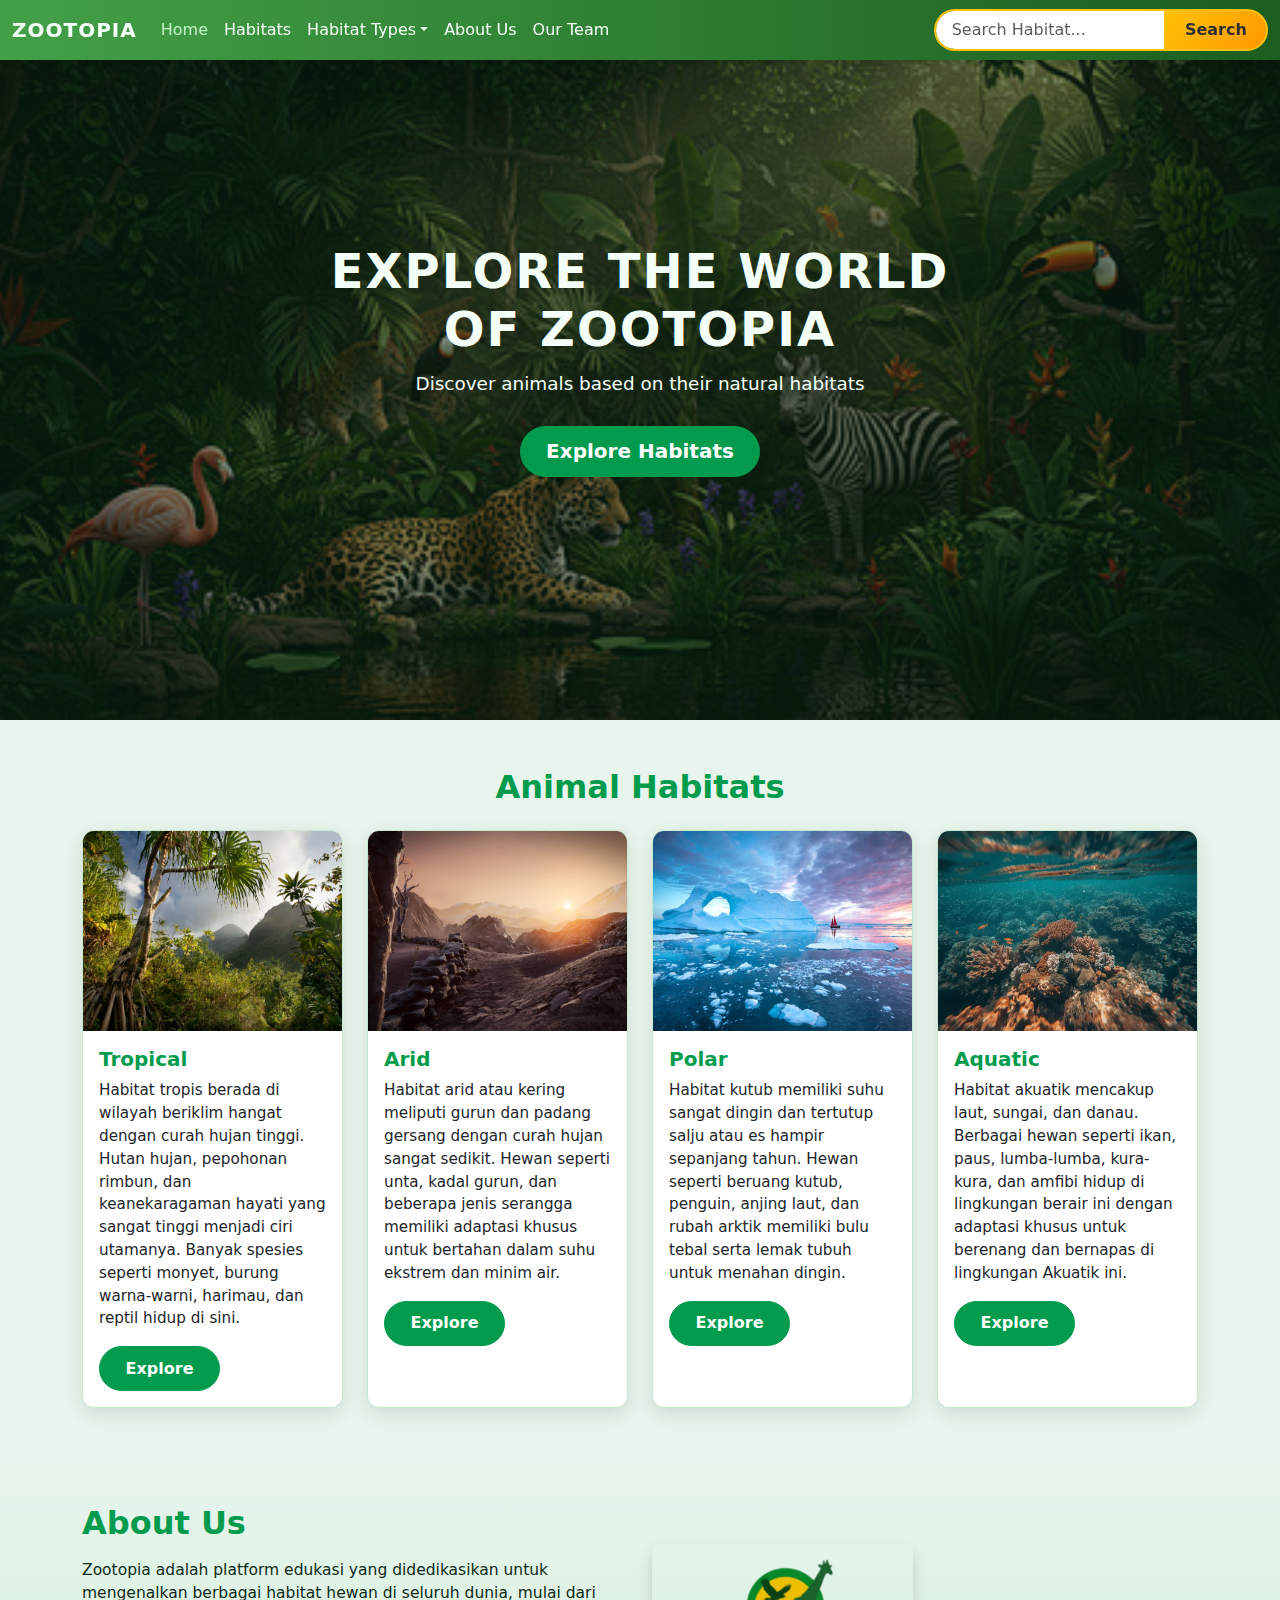
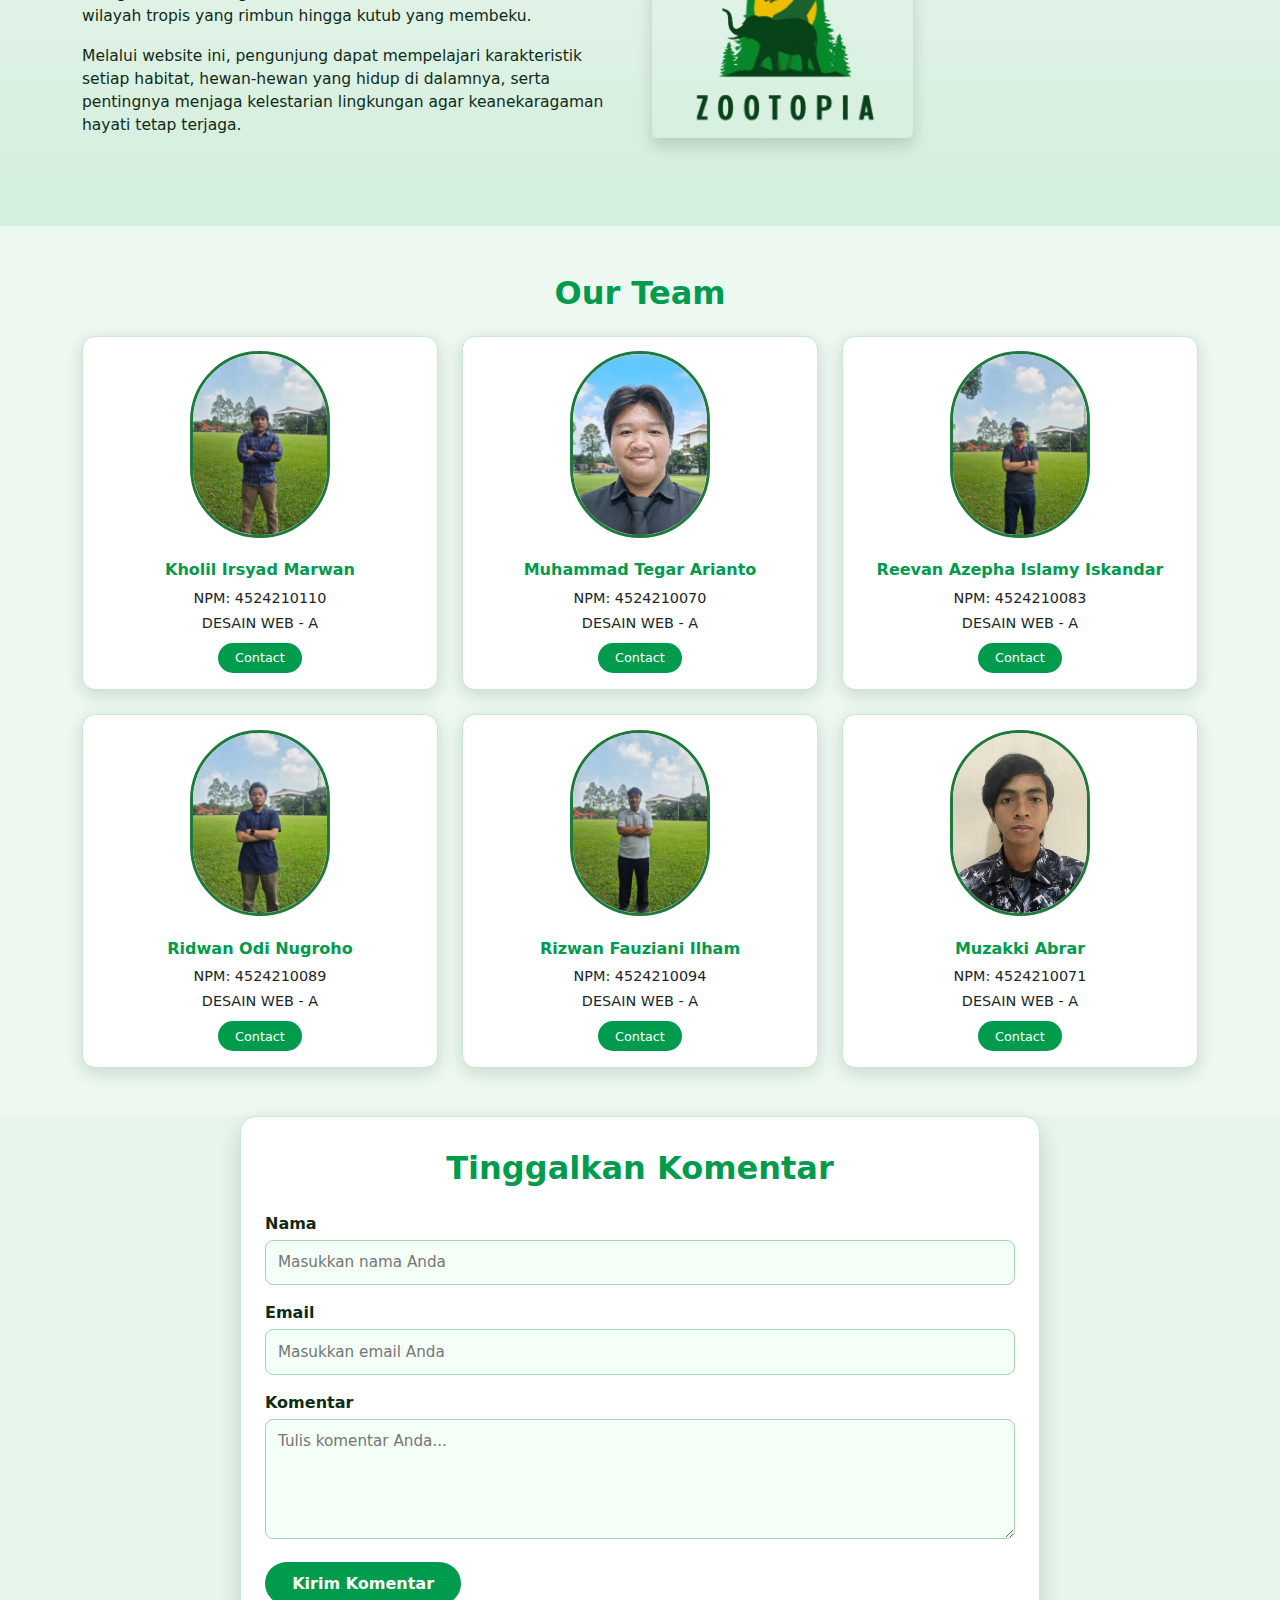
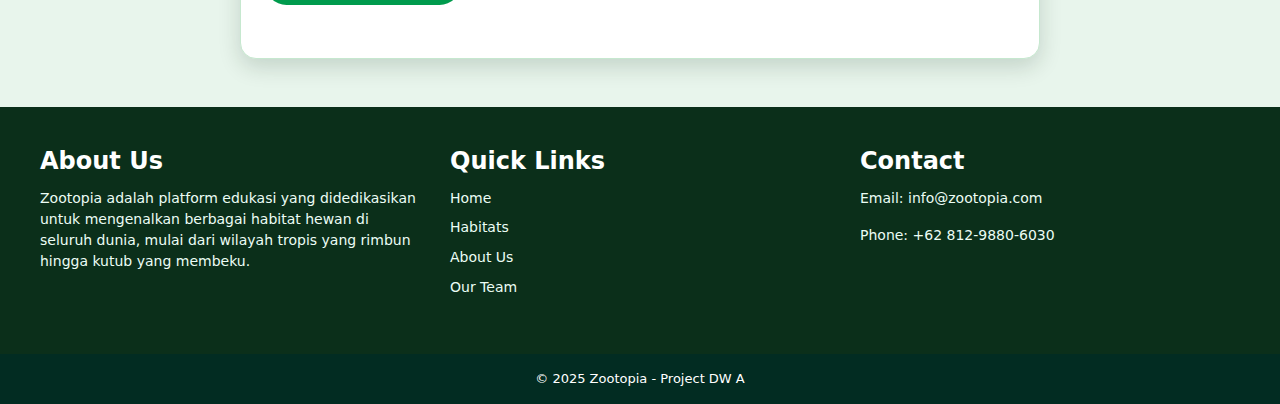
<file: index.html>
<!doctype html>
<html lang="en">
  <head>
    <meta charset="utf-8">
    <meta name="viewport" content="width=device-width, initial-scale=1">
    <title>Zootopia Habitats</title>
    <link href="https://cdn.jsdelivr.net/npm/bootstrap@5.3.8/dist/css/bootstrap.min.css" rel="stylesheet">
    <link rel="stylesheet" href="style.css" />
  </head>
  
  <body>

    <nav class="navbar navbar-expand-lg navbar-dark bg-dark shadow-sm fixed-top">
      <div class="container-fluid">
        <a class="navbar-brand fw-bold" href="#">ZOOTOPIA</a>
        <button class="navbar-toggler" type="button" data-bs-toggle="collapse" data-bs-target="#navbarSupportedContent">
          <span class="navbar-toggler-icon"></span>
        </button>
        <div class="collapse navbar-collapse" id="navbarSupportedContent">
          <ul class="navbar-nav me-auto mb-2 mb-lg-0">
            <li class="nav-item"><a class="nav-link active" href="#">Home</a></li>
            <li class="nav-item"><a class="nav-link" href="#habitats">Habitats</a></li>
            <li class="nav-item dropdown">
              <a class="nav-link dropdown-toggle" href="#" role="button" data-bs-toggle="dropdown">Habitat Types</a>
              <ul class="dropdown-menu">
                <li><a class="dropdown-item" href="Tropical.html">Tropical</a></li>
                <li><a class="dropdown-item" href="Arid.html">Arid</a></li>
                <li><a class="dropdown-item" href="Polar.html">Polar</a></li>
                <li><a class="dropdown-item" href="Aquatic.html">Aquatic</a></li>
              </ul>
            </li>
            <li class="nav-item"><a class="nav-link" href="#about">About Us</a></li>
            <li class="nav-item"><a class="nav-link" href="#team">Our Team</a></li>
          </ul>
          <form class="d-flex" role="search" id="searchForm">
            <input class="form-control" type="search" placeholder="Search Habitat..." id="searchInput">
<button class="btn btn-search" type="submit">Search</button>

          </form>
        </div>
      </div>
    </nav>

    <section class="hero">
      <div class="hero-bg"></div>
      <div class="hero-content text-center">
        <h1>Explore the World of Zootopia</h1>
        <p class="bold-text">Discover animals based on their natural habitats</p>
        <a href="#habitats" class="btn btn-primary btn-lg">Explore Habitats</a>
      </div>
    </section>

    <div id="habitats" class="container py-5">
      <h2 class="text-center mb-4 fw-bold">Animal Habitats</h2>
      <div class="row g-4 justify-content-center">

        <div class="col-md-3 col-sm-6">
          <div class="card habitat-card h-100">
            <img src="Tropical-img/GambarTropical.webp" class="card-img-top" alt="Tropical Habitat">
            <div class="card-body">
              <h5 class="card-title habitat-title">Tropical</h5>
              <p class="card-text">
                Habitat tropis berada di wilayah beriklim hangat dengan curah hujan tinggi. 
                Hutan hujan, pepohonan rimbun, dan keanekaragaman hayati yang sangat tinggi 
                menjadi ciri utamanya. Banyak spesies seperti monyet, burung warna-warni, 
                harimau, dan reptil hidup di sini.
              </p>
              <a href="Tropical.html" class="btn btn-primary">Explore</a>
            </div>
          </div>
        </div>

        <div class="col-md-3 col-sm-6">
          <div class="card habitat-card h-100">
            <img src="Arid-img/GambarArid2.jpg" class="card-img-top" alt="Arid Habitat">
            <div class="card-body">
              <h5 class="card-title habitat-title">Arid</h5>
              <p class="card-text">
                Habitat arid atau kering meliputi gurun dan padang gersang dengan curah 
                hujan sangat sedikit. Hewan seperti unta, kadal gurun, dan beberapa jenis 
                serangga memiliki adaptasi khusus untuk bertahan dalam suhu ekstrem dan 
                minim air.
              </p>
              <a href="Arid.html" class="btn btn-primary">Explore</a>
            </div>
          </div>
        </div>

        <div class="col-md-3 col-sm-6">
          <div class="card habitat-card h-100">
            <img src="Polar-img/Gambarpolar.jpg" class="card-img-top" alt="Polar Habitat">
            <div class="card-body">
              <h5 class="card-title habitat-title">Polar</h5>
              <p class="card-text">
                Habitat kutub memiliki suhu sangat dingin dan tertutup salju atau es hampir 
                sepanjang tahun. Hewan seperti beruang kutub, penguin, anjing laut, dan 
                rubah arktik memiliki bulu tebal serta lemak tubuh untuk menahan dingin.
              </p>
              <a href="Polar.html" class="btn btn-primary">Explore</a>
            </div>
          </div>
        </div>

        <div class="col-md-3 col-sm-6">
          <div class="card habitat-card h-100">
            <img src="Aquatic-img/GambarAquatic.webp" class="card-img-top" alt="Aquatic Habitat">
            <div class="card-body">
              <h5 class="card-title habitat-title">Aquatic</h5>
              <p class="card-text">
                Habitat akuatik mencakup laut, sungai, dan danau. Berbagai hewan seperti ikan, 
                paus, lumba-lumba, kura-kura, dan amfibi hidup di lingkungan berair ini dengan 
                adaptasi khusus untuk berenang dan bernapas di lingkungan Akuatik ini.
              </p>
              <a href="Aquatic.html" class="btn btn-primary">Explore</a>
            </div>
          </div>
        </div>

      </div>
    </div>

    <section id="about" class="py-5">
      <div class="container">
        <div class="row align-items-center">
          <div class="col-md-6 mb-4">
            <h2 class="fw-bold">About Us</h2>
            <p class="mt-3">
              Zootopia adalah platform edukasi yang didedikasikan untuk mengenalkan berbagai 
              habitat hewan di seluruh dunia, mulai dari wilayah tropis yang rimbun hingga 
              kutub yang membeku.
            </p>
            <p>
              Melalui website ini, pengunjung dapat mempelajari karakteristik setiap habitat, 
              hewan-hewan yang hidup di dalamnya, serta pentingnya menjaga kelestarian 
              lingkungan agar keanekaragaman hayati tetap terjaga.
            </p>
          </div>

          <div class="col-md-3 text-center">
            <img src="img/logozootopia.png" alt="About Zootopia" class="img-fluid rounded shadow">
          </div>
        </div>
      </div>
    </section>

    <section id="team" class="py-5 team-section">
      <div class="container">
        <h2 class="fw-bold text-center mb-4">Our Team</h2>
        <div class="row g-4 justify-content-center">

          <div class="col-md-4 col-sm-6">
            <div class="card team-card text-center h-100">
              <img src="img/KholilNusnus.jpg" alt="Kholil" class="team-img">
              <div class="card-body">
                <h5 class="team-name">Kholil Irsyad Marwan</h5>
                <p class="mb-1">NPM: 4524210110</p>
                <p class="mb-2">DESAIN WEB - A</p>
                <a href="https://wa.me/6281298806030" target="_blank" class="text-decoration-none">
                  <button class="button btn btn-sm btn-outline-primary">Contact</button>
                </a>
              </div>
            </div>
          </div>

          <div class="col-md-4 col-sm-6">
            <div class="card team-card text-center h-100">
              <img src="img/Tegar.png" alt="Tegar" class="team-img">
              <div class="card-body">
                <h5 class="team-name">Muhammad Tegar Arianto</h5>
                <p class="mb-1">NPM: 4524210070</p>
                <p class="mb-2">DESAIN WEB - A</p>
                <a href="https://wa.me/6281398937490" target="_blank" class="text-decoration-none">
                  <button class="button btn btn-sm btn-outline-primary">Contact</button>
                </a>
              </div>
            </div>
          </div>

          <div class="col-md-4 col-sm-6">
            <div class="card team-card text-center h-100">
              <img src="img/Reevan.jpeg" alt="Reevan" class="team-img">
              <div class="card-body">
                <h5 class="team-name">Reevan Azepha Islamy Iskandar</h5>
                <p class="mb-1">NPM: 4524210083</p>
                <p class="mb-2">DESAIN WEB - A</p>
                <a href="https://wa.me/6282123089670" target="_blank" class="text-decoration-none">
                  <button class="button btn btn-sm btn-outline-primary">Contact</button>
                </a>
              </div>
            </div>
          </div>

          <div class="col-md-4 col-sm-6">
            <div class="card team-card text-center h-100">
              <img src="img/Odi.jpeg" alt="Odi" class="team-img">
              <div class="card-body">
                <h5 class="team-name">Ridwan Odi Nugroho</h5>
                <p class="mb-1">NPM: 4524210089</p>
                <p class="mb-2">DESAIN WEB - A</p>
                <a href="https://wa.me/6281932184199" target="_blank" class="text-decoration-none">
                  <button class="button btn btn-sm btn-outline-primary">Contact</button>
                </a>
              </div>
            </div>
          </div>

          <div class="col-md-4 col-sm-6">
            <div class="card team-card text-center h-100">
              <img src="img/Rizwan.jpeg" alt="Rizwan" class="team-img">
              <div class="card-body">
                <h5 class="team-name">Rizwan Fauziani Ilham</h5>
                <p class="mb-1">NPM: 4524210094</p>
                <p class="mb-2">DESAIN WEB - A</p>
                <a href="https://wa.me/6288223749579" target="_blank" class="text-decoration-none">
                  <button class="button btn btn-sm btn-outline-primary">Contact</button>
                </a>
              </div>
            </div>
          </div>

          <div class="col-md-4 col-sm-6">
            <div class="card team-card text-center h-100">
              <img src="img/Muzakki.jpeg" alt="Muzakki" class="team-img">
              <div class="card-body">
                <h5 class="team-name">Muzakki Abrar</h5>
                <p class="mb-1">NPM: 4524210071</p>
                <p class="mb-2">DESAIN WEB - A</p>
                <a href="https://wa.me/6281310556907" target="_blank" class="text-decoration-none">
                  <button class="button btn btn-sm btn-outline-primary">Contact</button>
                </a>
              </div>
            </div>
          </div>
        </div>
      </div>
    </section>

    <section class="comment-section">
      <h2 class="comment-title">Tinggalkan Komentar</h2>

      <form class="comment-form" id="commentForm">
        <div class="form-group">
          <label for="name">Nama</label>
          <input type="text" id="name" placeholder="Masukkan nama Anda" required>
        </div>

        <div class="form-group">
          <label for="email">Email</label>
          <input type="email" id="email" placeholder="Masukkan email Anda" required>
        </div>

        <div class="form-group">
          <label for="message">Komentar</label>
          <textarea id="message" placeholder="Tulis komentar Anda..." required></textarea>
        </div>

        <button type="submit" class="btn-submit">Kirim Komentar</button>
      </form>

      <div id="commentOutput" class="comment-output"></div>
    </section>

    <footer class="footer">
  <div class="footer-container">
    <div class="footer-box">
      <h4>About Us</h4>
      <p>Zootopia adalah platform edukasi yang didedikasikan untuk mengenalkan berbagai habitat hewan di seluruh dunia, mulai dari wilayah tropis yang rimbun hingga kutub yang membeku.</p>
    </div>

    <div class="footer-box">
      <h4>Quick Links</h4>
      <ul>
        <li><a href="#">Home</a></li>
        <li><a href="#habitats">Habitats</a></li>
        <li><a href="#about">About Us</a></li>
        <li><a href="#team">Our Team</a></li>
      </ul>
    </div>

    <div class="footer-box">
      <h4>Contact</h4>
      <p>Email: info@zootopia.com</p>
      <p>Phone: +62 812-9880-6030</p>
    </div>
  </div>

  <div class="footer-bottom">
    © 2025 Zootopia - Project DW A 
  </div>
</footer>

    <script src="https://cdn.jsdelivr.net/npm/bootstrap@5.3.8/dist/js/bootstrap.bundle.min.js"></script>
    <script src="script.js"></script> 
  </body>
</html>
</file>
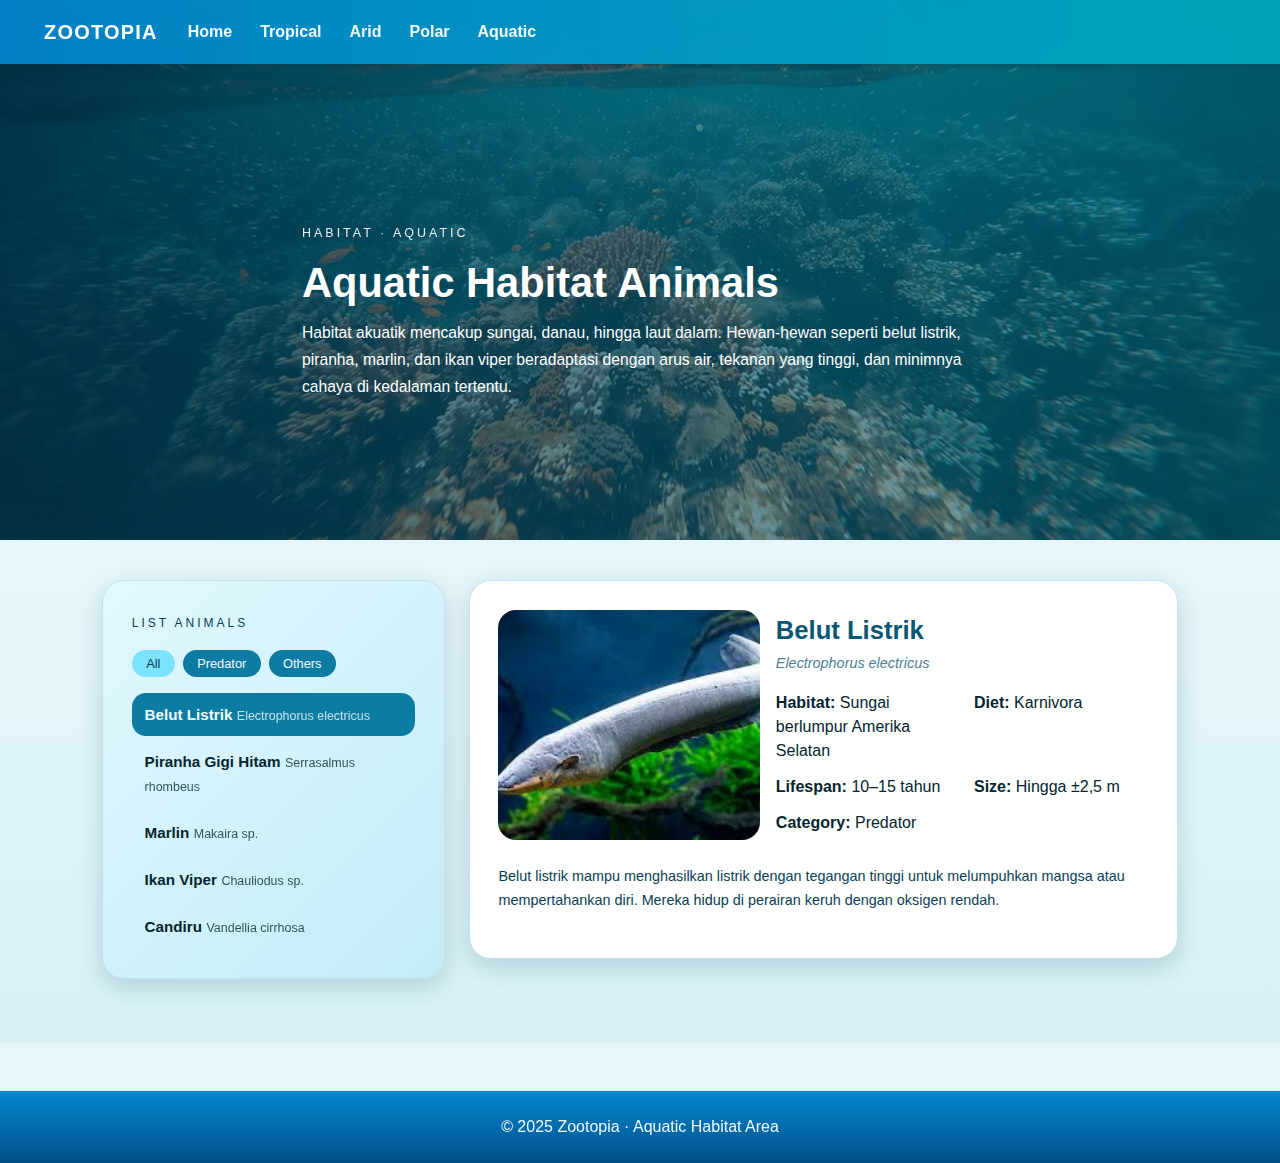
<file: Aquatic.html>
<!doctype html>
<html lang="en">
<head>
  <meta charset="utf-8">
  <meta name="viewport" content="width=device-width, initial-scale=1">
  <title>Aquatic Habitat - Zootopia</title>

  <link href="https://cdn.jsdelivr.net/npm/bootstrap@5.3.8/dist/css/bootstrap.min.css" rel="stylesheet">

  <link rel="stylesheet" href="style-page/style-aquatic.css">
</head>
<body class="aquatic-page">

  <nav class="navbar navbar-expand-lg navbar-dark bg-dark shadow-sm fixed-top">
    <div class="container-fluid">
      <a class="navbar-brand fw-bold" href="index.html">ZOOTOPIA</a>
      <button class="navbar-toggler" type="button" data-bs-toggle="collapse" data-bs-target="#navbarNav">
        <span class="navbar-toggler-icon"></span>
      </button>

      <div class="collapse navbar-collapse" id="navbarNav">
        <ul class="navbar-nav me-auto mb-2 mb-lg-0">
          <li class="nav-item"><a class="nav-link" href="index.html">Home</a></li>
          <li class="nav-item"><a class="nav-link" href="Tropical.html">Tropical</a></li>
           <li class="nav-item"><a class="nav-link" href="Arid.html">Arid</a></li>
            <li class="nav-item"><a class="nav-link" href="Polar.html">Polar</a></li>
             <li class="nav-item"><a class="nav-link" href="Aquatic.html">Aquatic</a></li>
          </li>
        </ul>
      </div>
    </div>
  </nav>

  <section class="aquatic-hero">
    <div class="aquatic-hero-bg"></div>

    <div class="aquatic-hero-content container">
      <p class="aquatic-hero-label">HABITAT · AQUATIC</p>
      <h1>Aquatic Habitat Animals</h1>
      <p class="aquatic-hero-text">
        Habitat akuatik mencakup sungai, danau, hingga laut dalam. Hewan-hewan seperti belut listrik,
        piranha, marlin, dan ikan viper beradaptasi dengan arus air, tekanan yang tinggi, dan minimnya cahaya
        di kedalaman tertentu.
      </p>
    </div>
  </section>

  <main class="aquatic-main">
    <div class="container aquatic-main-inner">
      <div class="row g-4">

        <div class="col-lg-4">
          <div class="aquatic-card aquatic-list-card">
            <span class="aquatic-list-title">LIST ANIMALS</span>

            <div class="animal-filter mt-3 mb-2">
              <button class="filter-pill active" data-filter="all">All</button>
              <button class="filter-pill" data-filter="predator">Predator</button>
              <button class="filter-pill" data-filter="other">Others</button>
            </div>

            <ul class="animal-list" id="animalList">
              <li class="animal-list-item active" data-animal="belutlistrik" data-type="predator">
                <span class="animal-name">Belut Listrik</span>
                <span class="animal-latin">Electrophorus electricus</span>
              </li>

              <li class="animal-list-item" data-animal="piranha" data-type="predator">
                <span class="animal-name">Piranha Gigi Hitam</span>
                <span class="animal-latin">Serrasalmus rhombeus</span>
              </li>

              <li class="animal-list-item" data-animal="marlin" data-type="predator">
                <span class="animal-name">Marlin</span>
                <span class="animal-latin">Makaira sp.</span>
              </li>

              <li class="animal-list-item" data-animal="viper" data-type="predator">
                <span class="animal-name">Ikan Viper</span>
                <span class="animal-latin">Chauliodus sp.</span>
              </li>

              <li class="animal-list-item" data-animal="candiru" data-type="other">
                <span class="animal-name">Candiru</span>
                <span class="animal-latin">Vandellia cirrhosa</span>
              </li>
            </ul>
          </div>
        </div>

        <div class="col-lg-8">
          <div class="aquatic-card aquatic-detail-card" id="animalDetail">
            <div class="row g-3 align-items-center">
              <div class="col-md-5">
                <div class="animal-photo-wrapper">
                  <img id="detailImage" class="animal-photo" src="Aquatic-img/BelutListrik.jpg" alt="Belut Listrik">
                </div>
              </div>

              <div class="col-md-7">
                <h2 id="detailName" class="animal-detail-name">Belut Listrik</h2>
                <p id="detailLatin" class="animal-detail-latin">Electrophorus electricus</p>

                <div class="animal-info-grid mt-3">
                  <div><strong>Habitat:</strong> <span id="detailHabitat">Sungai berlumpur Amerika Selatan</span></div>
                  <div><strong>Diet:</strong> <span id="detailDiet">Karnivora</span></div>
                  <div><strong>Lifespan:</strong> <span id="detailLifespan">10–15 tahun</span></div>
                  <div><strong>Size:</strong> <span id="detailSize">Hingga ±2,5 m</span></div>
                  <div><strong>Category:</strong> <span id="detailCategory">Predator</span></div>
                </div>
              </div>
            </div>

            <p id="detailDescription" class="animal-description mt-4">
              Belut listrik mampu menghasilkan listrik dengan tegangan tinggi untuk melumpuhkan mangsa
              atau mempertahankan diri. Mereka hidup di perairan keruh dengan oksigen rendah dan sering
              muncul ke permukaan untuk mengambil udara.
            </p>
          </div>
        </div>

      </div>
    </div>
  </main>

  <footer class="text-center py-4 bg-dark text-white mt-5">
    <p class="m-0">© 2025 Zootopia · Aquatic Habitat Area</p>
  </footer>

  <script src="https://cdn.jsdelivr.net/npm/bootstrap@5.3.8/dist/js/bootstrap.bundle.min.js"></script>
  <script src="script-page/script-aquatic.js"></script>
</body>
</html>
</file>
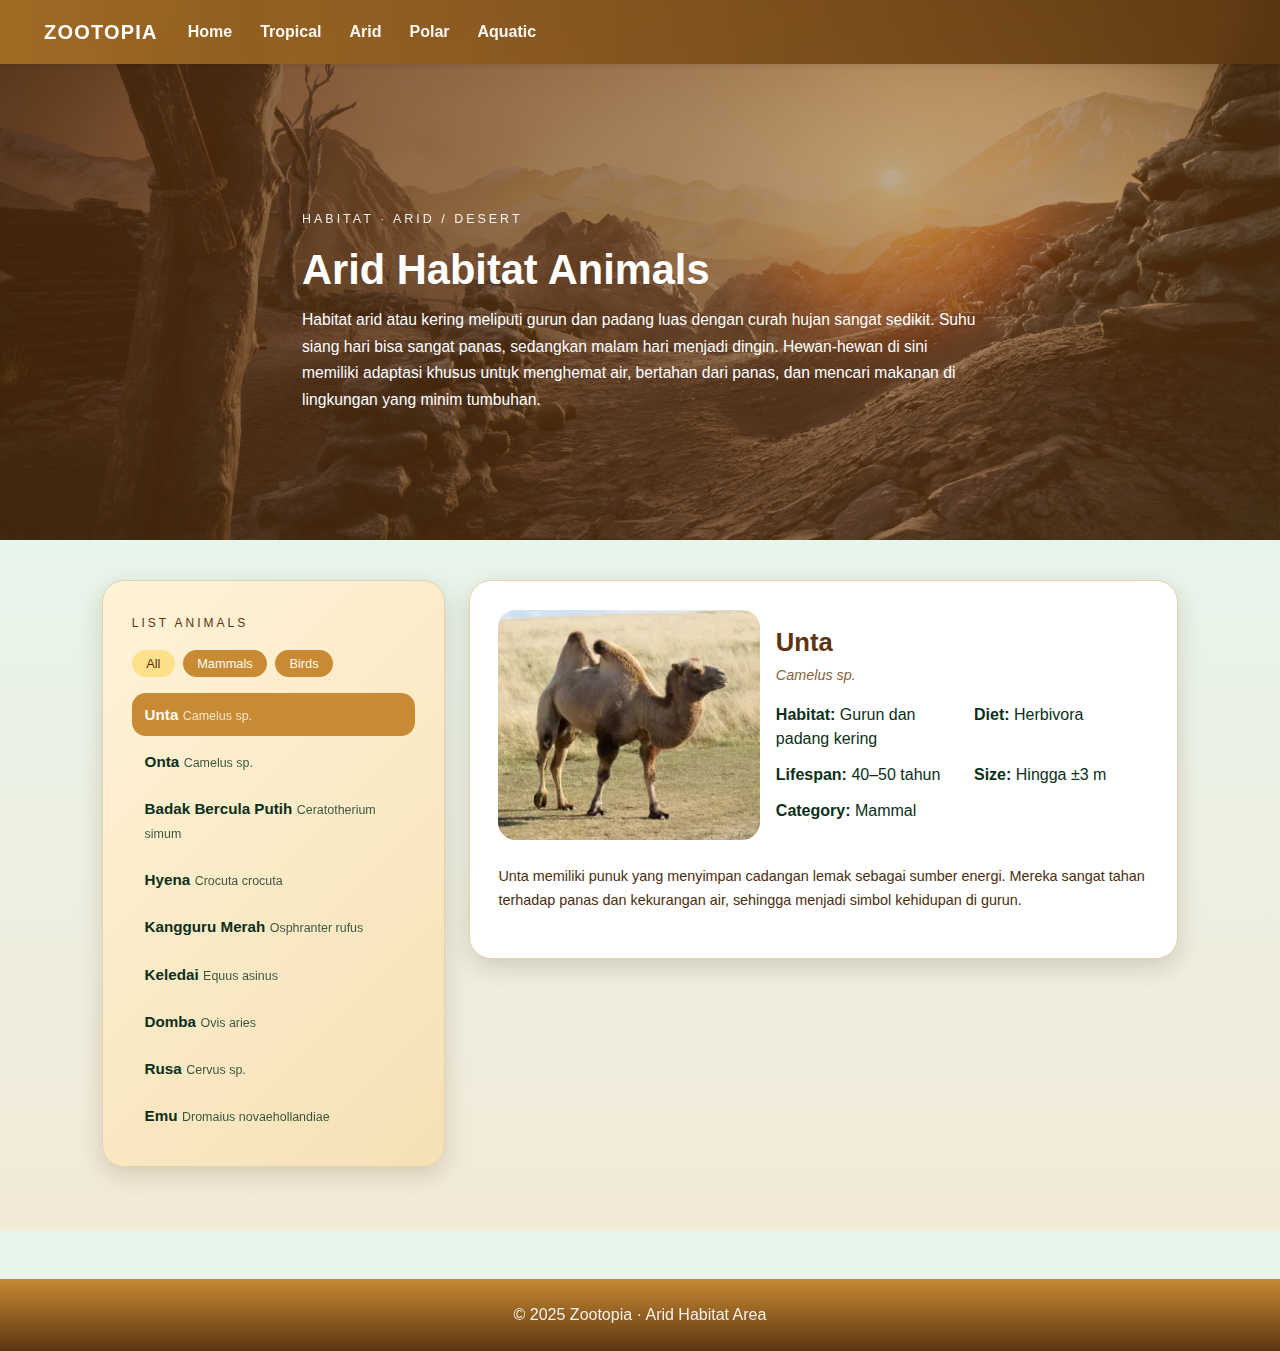
<file: Arid.html>
<!doctype html>
<html lang="en">
<head>
  <meta charset="utf-8">
  <meta name="viewport" content="width=device-width, initial-scale=1">
  <title>Arid Habitat - Zootopia</title>

  <link href="https://cdn.jsdelivr.net/npm/bootstrap@5.3.8/dist/css/bootstrap.min.css" rel="stylesheet">

  <link rel="stylesheet" href="style-page/style-arid.css">
</head>
<body class="arid-page">

  <nav class="navbar navbar-expand-lg navbar-dark bg-dark shadow-sm fixed-top">
    <div class="container-fluid">
      <a class="navbar-brand fw-bold" href="index.html">ZOOTOPIA</a>
      <button class="navbar-toggler" type="button" data-bs-toggle="collapse" data-bs-target="#navbarNav">
        <span class="navbar-toggler-icon"></span>
      </button>

      <div class="collapse navbar-collapse" id="navbarNav">
        <ul class="navbar-nav me-auto mb-2 mb-lg-0">
          <li class="nav-item"><a class="nav-link" href="index.html">Home</a></li>
          <li class="nav-item"><a class="nav-link" href="Tropical.html">Tropical</a></li>
           <li class="nav-item"><a class="nav-link" href="Arid.html">Arid</a></li>
            <li class="nav-item"><a class="nav-link" href="Polar.html">Polar</a></li>
             <li class="nav-item"><a class="nav-link" href="Aquatic.html">Aquatic</a></li>
          </li>
        </ul>
      </div>
    </div>
  </nav>

  <section class="arid-hero">
    <div class="arid-hero-bg"></div>

    <div class="arid-hero-content container">
      <p class="arid-hero-label">HABITAT · ARID / DESERT</p>
      <h1>Arid Habitat Animals</h1>
      <p class="arid-hero-text">
        Habitat arid atau kering meliputi gurun dan padang luas dengan curah hujan sangat sedikit.
        Suhu siang hari bisa sangat panas, sedangkan malam hari menjadi dingin. Hewan-hewan di sini
        memiliki adaptasi khusus untuk menghemat air, bertahan dari panas, dan mencari makanan
        di lingkungan yang minim tumbuhan.
      </p>
    </div>
  </section>

  <main class="arid-main">
    <div class="container arid-main-inner">
      <div class="row g-4">

        <div class="col-lg-4">
          <div class="arid-card arid-list-card">
            <span class="arid-list-title">LIST ANIMALS</span>

            <div class="animal-filter mt-3 mb-2">
              <button class="filter-pill active" data-filter="all">All</button>
              <button class="filter-pill" data-filter="mammal">Mammals</button>
              <button class="filter-pill" data-filter="bird">Birds</button>
            </div>

            <ul class="animal-list" id="animalList">
              <li class="animal-list-item active" data-animal="unta" data-type="mammal">
                <span class="animal-name">Unta</span>
                <span class="animal-latin">Camelus sp.</span>
              </li>

              <li class="animal-list-item" data-animal="onta" data-type="mammal">
                <span class="animal-name">Onta</span>
                <span class="animal-latin">Camelus sp.</span>
              </li>

              <li class="animal-list-item" data-animal="badak" data-type="mammal">
                <span class="animal-name">Badak Bercula Putih</span>
                <span class="animal-latin">Ceratotherium simum</span>
              </li>

              <li class="animal-list-item" data-animal="hyena" data-type="mammal">
                <span class="animal-name">Hyena</span>
                <span class="animal-latin">Crocuta crocuta</span>
              </li>

              <li class="animal-list-item" data-animal="kangguru" data-type="mammal">
                <span class="animal-name">Kangguru Merah</span>
                <span class="animal-latin">Osphranter rufus</span>
              </li>

              <li class="animal-list-item" data-animal="keledai" data-type="mammal">
                <span class="animal-name">Keledai</span>
                <span class="animal-latin">Equus asinus</span>
              </li>

              <li class="animal-list-item" data-animal="domba" data-type="mammal">
                <span class="animal-name">Domba</span>
                <span class="animal-latin">Ovis aries</span>
              </li>

              <li class="animal-list-item" data-animal="rusa" data-type="mammal">
                <span class="animal-name">Rusa</span>
                <span class="animal-latin">Cervus sp.</span>
              </li>

              <!-- Bird -->
              <li class="animal-list-item" data-animal="emu" data-type="bird">
                <span class="animal-name">Emu</span>
                <span class="animal-latin">Dromaius novaehollandiae</span>
              </li>
            </ul>
          </div>
        </div>

        <div class="col-lg-8">
          <div class="arid-card arid-detail-card" id="animalDetail">
            <div class="row g-3 align-items-center">
              <div class="col-md-5">
                <div class="animal-photo-wrapper">
                  <img id="detailImage" class="animal-photo" src="Arid-img/Unta.webp" alt="Unta">
                </div>
              </div>

              <div class="col-md-7">
                <h2 id="detailName" class="animal-detail-name">Unta</h2>
                <p id="detailLatin" class="animal-detail-latin">Camelus sp.</p>

                <div class="animal-info-grid mt-3">
                  <div>
                    <strong>Habitat:</strong> <span id="detailHabitat">Gurun dan padang kering</span>
                  </div>
                  <div>
                    <strong>Diet:</strong> <span id="detailDiet">Herbivora</span>
                  </div>
                  <div>
                    <strong>Lifespan:</strong> <span id="detailLifespan">40–50 tahun</span>
                  </div>
                  <div>
                    <strong>Size:</strong> <span id="detailSize">Hingga ±3 m</span>
                  </div>
                  <div>
                    <strong>Category:</strong> <span id="detailCategory">Mammal</span>
                  </div>
                </div>
              </div>
            </div>

            <p id="detailDescription" class="animal-description mt-4">
              Unta adalah hewan yang sangat terkenal di habitat gurun. Mereka dapat
              menyimpan cadangan energi dan air sehingga mampu berjalan jauh di bawah
              terik matahari dengan sumber air yang sangat terbatas.
            </p>
          </div>
        </div>

      </div>
    </div>
  </main>

  <footer class="text-center py-4 bg-dark text-white mt-5">
    <p class="m-0">© 2025 Zootopia · Arid Habitat Area</p>
  </footer>

  <script src="https://cdn.jsdelivr.net/npm/bootstrap@5.3.8/dist/js/bootstrap.bundle.min.js"></script>
  <script src="script-page/script-arid.js"></script>
</body>
</html>
</file>
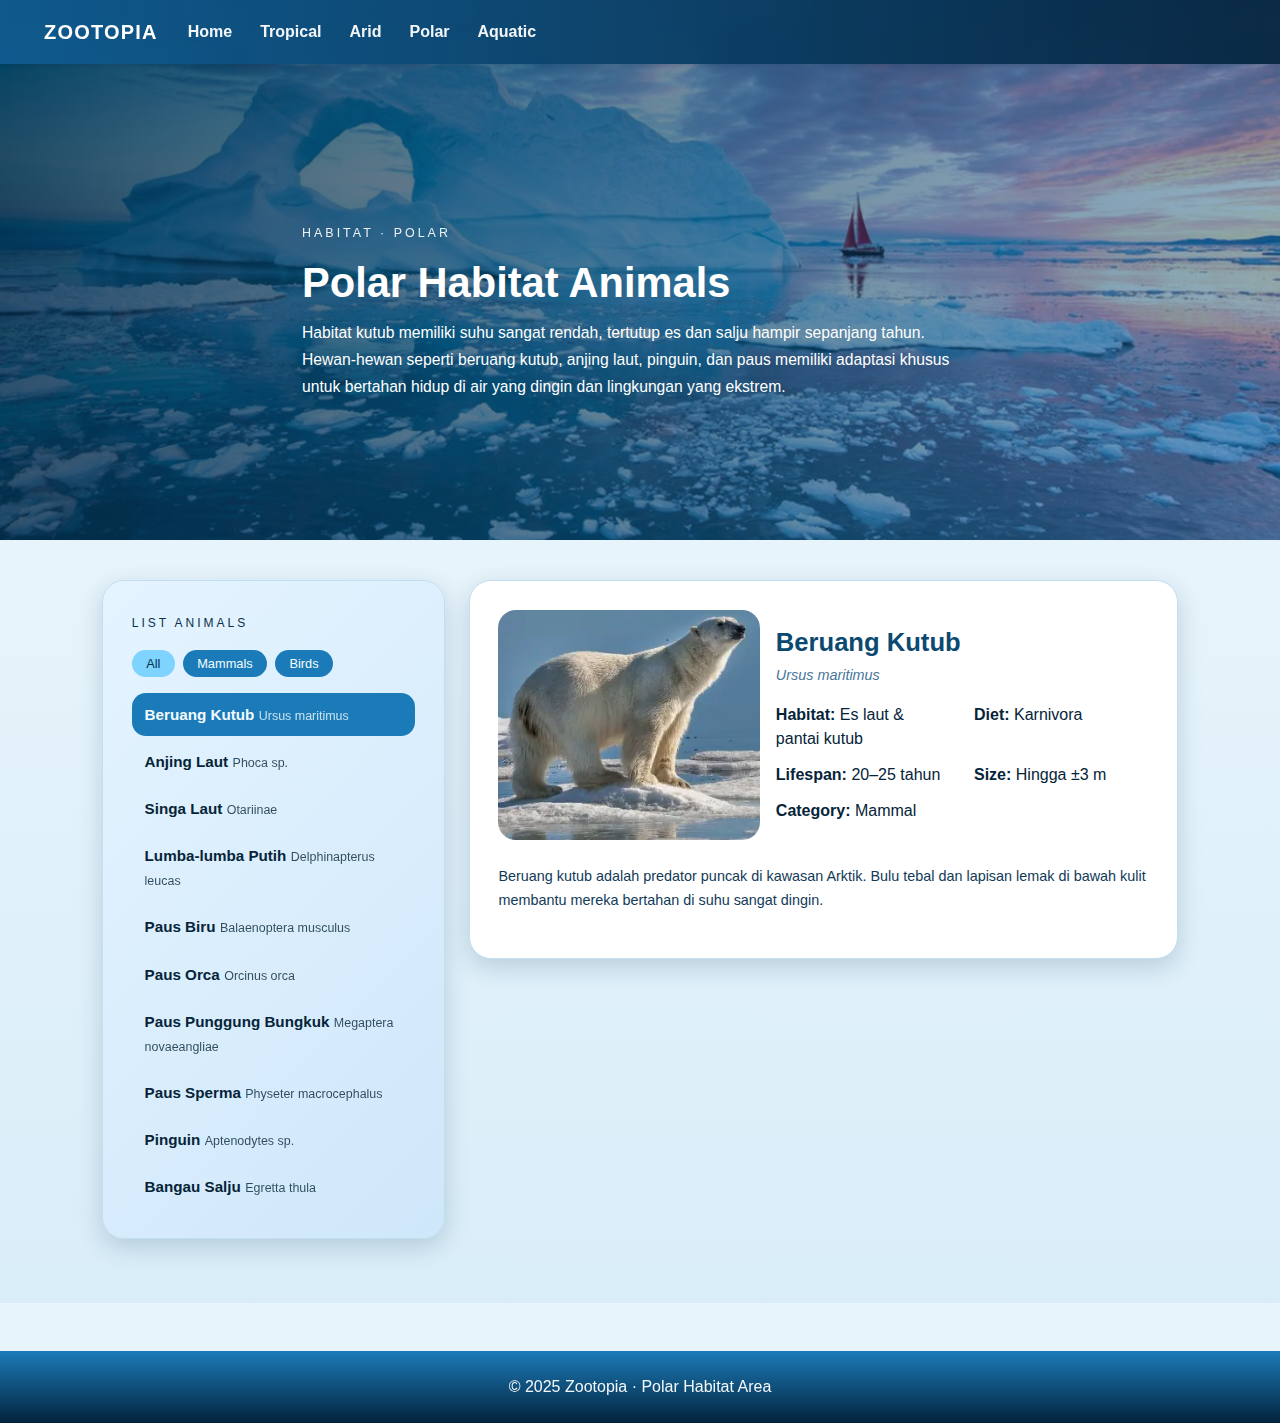
<file: Polar.html>
<!doctype html>
<html lang="en">
<head>
  <meta charset="utf-8">
  <meta name="viewport" content="width=device-width, initial-scale=1">
  <title>Polar Habitat - Zootopia</title>

  <link href="https://cdn.jsdelivr.net/npm/bootstrap@5.3.8/dist/css/bootstrap.min.css" rel="stylesheet">

  <link rel="stylesheet" href="style-page/style-polar.css">
</head>
<body class="polar-page">

  <nav class="navbar navbar-expand-lg navbar-dark bg-dark shadow-sm fixed-top">
    <div class="container-fluid">
      <a class="navbar-brand fw-bold" href="index.html">ZOOTOPIA</a>
      <button class="navbar-toggler" type="button" data-bs-toggle="collapse" data-bs-target="#navbarNav">
        <span class="navbar-toggler-icon"></span>
      </button>

      <div class="collapse navbar-collapse" id="navbarNav">
        <ul class="navbar-nav me-auto mb-2 mb-lg-0">
          <li class="nav-item"><a class="nav-link" href="index.html">Home</a></li>
          <li class="nav-item"><a class="nav-link" href="Tropical.html">Tropical</a></li>
           <li class="nav-item"><a class="nav-link" href="Arid.html">Arid</a></li>
            <li class="nav-item"><a class="nav-link" href="Polar.html">Polar</a></li>
             <li class="nav-item"><a class="nav-link" href="Aquatic.html">Aquatic</a></li>
          </li>
        </ul>
      </div>
    </div>
  </nav>

  <section class="polar-hero">
    <div class="polar-hero-bg"></div>

    <div class="polar-hero-content container">
      <p class="polar-hero-label">HABITAT · POLAR</p>
      <h1>Polar Habitat Animals</h1>
      <p class="polar-hero-text">
        Habitat kutub memiliki suhu sangat rendah, tertutup es dan salju hampir sepanjang tahun.
        Hewan-hewan seperti beruang kutub, anjing laut, pinguin, dan paus memiliki adaptasi khusus
        untuk bertahan hidup di air yang dingin dan lingkungan yang ekstrem.
      </p>
    </div>
  </section>

  <main class="polar-main">
    <div class="container polar-main-inner">
      <div class="row g-4">

        <div class="col-lg-4">
          <div class="polar-card polar-list-card">
            <span class="polar-list-title">LIST ANIMALS</span>

            <div class="animal-filter mt-3 mb-2">
              <button class="filter-pill active" data-filter="all">All</button>
              <button class="filter-pill" data-filter="mammal">Mammals</button>
              <button class="filter-pill" data-filter="bird">Birds</button>
            </div>

            <ul class="animal-list" id="animalList">
              <li class="animal-list-item active" data-animal="beruangkutub" data-type="mammal">
                <span class="animal-name">Beruang Kutub</span>
                <span class="animal-latin">Ursus maritimus</span>
              </li>

              <li class="animal-list-item" data-animal="anjinglaut" data-type="mammal">
                <span class="animal-name">Anjing Laut</span>
                <span class="animal-latin">Phoca sp.</span>
              </li>

              <li class="animal-list-item" data-animal="singaalut" data-type="mammal">
                <span class="animal-name">Singa Laut</span>
                <span class="animal-latin">Otariinae</span>
              </li>

              <li class="animal-list-item" data-animal="lumbaputih" data-type="mammal">
                <span class="animal-name">Lumba-lumba Putih</span>
                <span class="animal-latin">Delphinapterus leucas</span>
              </li>

              <li class="animal-list-item" data-animal="pausbiru" data-type="mammal">
                <span class="animal-name">Paus Biru</span>
                <span class="animal-latin">Balaenoptera musculus</span>
              </li>

              <li class="animal-list-item" data-animal="pausorca" data-type="mammal">
                <span class="animal-name">Paus Orca</span>
                <span class="animal-latin">Orcinus orca</span>
              </li>

              <li class="animal-list-item" data-animal="pauspunggung" data-type="mammal">
                <span class="animal-name">Paus Punggung Bungkuk</span>
                <span class="animal-latin">Megaptera novaeangliae</span>
              </li>

              <li class="animal-list-item" data-animal="paussperm" data-type="mammal">
                <span class="animal-name">Paus Sperma</span>
                <span class="animal-latin">Physeter macrocephalus</span>
              </li>

              <!-- Birds -->
              <li class="animal-list-item" data-animal="pinguin" data-type="bird">
                <span class="animal-name">Pinguin</span>
                <span class="animal-latin">Aptenodytes sp.</span>
              </li>

              <li class="animal-list-item" data-animal="bangausalju" data-type="bird">
                <span class="animal-name">Bangau Salju</span>
                <span class="animal-latin">Egretta thula</span>
              </li>
            </ul>
          </div>
        </div>

        <div class="col-lg-8">
          <div class="polar-card polar-detail-card" id="animalDetail">
            <div class="row g-3 align-items-center">
              <div class="col-md-5">
                <div class="animal-photo-wrapper">
                  <img id="detailImage" class="animal-photo" src="Polar-img/BeruangKutub.webp" alt="Beruang Kutub">
                </div>
              </div>

              <div class="col-md-7">
                <h2 id="detailName" class="animal-detail-name">Beruang Kutub</h2>
                <p id="detailLatin" class="animal-detail-latin">Ursus maritimus</p>

                <div class="animal-info-grid mt-3">
                  <div><strong>Habitat:</strong> <span id="detailHabitat">Es laut & pantai kutub</span></div>
                  <div><strong>Diet:</strong> <span id="detailDiet">Karnivora</span></div>
                  <div><strong>Lifespan:</strong> <span id="detailLifespan">20–25 tahun</span></div>
                  <div><strong>Size:</strong> <span id="detailSize">Hingga ±3 m</span></div>
                  <div><strong>Category:</strong> <span id="detailCategory">Mammal</span></div>
                </div>
              </div>
            </div>

            <p id="detailDescription" class="animal-description mt-4">
              Beruang kutub adalah predator puncak di kawasan Arktik. Bulu tebal dan lapisan lemak
              yang tebal membantu menjaga suhu tubuh mereka tetap hangat di tengah suhu yang sangat dingin.
            </p>
          </div>
        </div>

      </div>
    </div>
  </main>

  <footer class="text-center py-4 bg-dark text-white mt-5">
    <p class="m-0">© 2025 Zootopia · Polar Habitat Area</p>
  </footer>

  <script src="https://cdn.jsdelivr.net/npm/bootstrap@5.3.8/dist/js/bootstrap.bundle.min.js"></script>
  <script src="script-page/script-polar.js"></script>
</body>
</html>
</file>
<file: style.css>
*,
*::before,
*::after {
  box-sizing: border-box;
}

body {
  font-family: system-ui, -apple-system, BlinkMacSystemFont, "Segoe UI", sans-serif;
  margin: 0;
  padding-top: 70px; 
  background: #e8f5ec;
  color: #0f2a17;
  margin: 0 !important;
  padding: 0 !important;
}

nav {
  margin: 0 !important;
  padding: 0 !important;
}

section {
  margin-top: 0 !important;
}

.navbar {
  background: linear-gradient(90deg, #43A047, #1B5E20) !important;
  min-height: 60px;        
  padding: 0.5rem 1.5rem;
}

.navbar-brand {
  letter-spacing: 1px;
}

.navbar-brand,
.nav-link {
  color: #f4fff7 !important;
}

.nav-link:hover,
.nav-link.active {
  color: #c4f2c7 !important;
}

.hero {
  position: relative;
  height: 80vh;
  min-height: 480px;
  display: flex;
  align-items: center;
  justify-content: center;
  text-align: center;
  color: #f4fff7;
  overflow: hidden;
}

.hero-bg {
  position: absolute;
  inset: 0;
  background-image: url("img/HeroHewan.jpg");
  background-size: cover;
  background-position: center;
  filter: brightness(0.6);
  z-index: -2;
}

.hero::before {
  content: "";
  position: absolute;
  inset: 0;
  background: rgba(20, 82, 45, 0.25);
  z-index: -1;
}

.hero-content {
  max-width: 700px;
  padding: 0 1.5rem;
}

.hero h1 {
  font-size: 3rem;
  font-weight: 800;
  margin-bottom: 0.75rem;
  text-transform: uppercase;
  letter-spacing: 2px;
}

.hero .bold-text {
  font-size: 1.15rem;
  font-weight: 500;
  margin-bottom: 1.75rem;
}

.btn-primary {
  background-color: #009B4D;
  border-color: #009B4D;
  font-weight: 600;
  padding: 0.6rem 1.6rem;
  border-radius: 999px;
}

.btn-primary:hover {
  background-color: #205A28;
  border-color: #205A28;
}

.btn-outline-light {
  border-radius: 999px;
}

#habitats h2 {
  color: #009B4D;
}

.habitat-card {
  border-radius: 0.75rem;
  overflow: hidden;
  background-color: #ffffff;
  border: 1px solid #c6e8cf;
  box-shadow: 0 6px 18px rgba(9, 39, 21, 0.12);
  transition: transform 0.2s ease, box-shadow 0.2s ease;
}

.habitat-card:hover {
  transform: translateY(-6px);
  box-shadow: 0 10px 28px rgba(7, 31, 17, 0.35);
}

.habitat-card img {
  height: 200px;
  object-fit: cover;
}

.habitat-card .card-body {
  font-size: 0.95rem;
}

.habitat-title {
  font-weight: 700;
  color: #009B4D;
}

#about {
  background: linear-gradient(180deg, #e8f5ec, #d2eedc);
}

#about h2 {
  color: #009B4D;
}

#about p {
  font-size: 0.97rem;
}

#about img {
  max-height: 330px;
  width: 100%;
  object-fit: cover;
  border-radius: 1rem;
  box-shadow: none;
}

.team-section {
  padding-top: 3rem;
  padding-bottom: 3rem;
  background: #ecf8f0;
}

.team-section h2 {
  color: #009B4D;
}

.team-card {
  border-radius: 0.8rem;
  background-color: #ffffff;
  border: 1px solid #c6e8cf;
  box-shadow: 0 5px 18px rgba(7, 31, 17, 0.15);
  transition: transform 0.2s ease, box-shadow 0.2s ease;
  font-size: 0.9rem;     
}

.team-card:hover {
  transform: translateY(-5px);
  box-shadow: 0 10px 26px rgba(7, 31, 17, 0.3);
}

.team-img {
  width: 70%;
  max-width: 140px;
  aspect-ratio: 3 / 4;
  object-fit: cover;
  border-radius: 999px;
  border: 3px solid #1e7a3a;
  margin: 0.9rem auto 0.4rem;
  display: block;
}

.team-name {
  font-size: 1rem;
  font-weight: 700;
  color: #009B4D;
}

.team-card .title {
  font-size: 0.82rem;
  color: #567c61;
}

.team-card p {
  margin-bottom: 0.25rem;
}

.button {
  background-color: #009B4D;
  color: #ffffff;
  border: none;
  padding: 0.35rem 1.1rem;
  border-radius: 999px;
  font-size: 0.8rem;
  cursor: pointer;
  transition: background-color 0.15s ease, transform 0.1s ease;
}

.button:hover {
  background-color: #205A28;
  transform: translateY(-1px);
}

.comment-section {
  max-width: 800px;
  margin: 2.5rem auto 3rem;
  padding: 2rem 1.5rem;
  background-color: #ffffff;
  border-radius: 1rem;
  border: 1px solid #c6e8cf;
  box-shadow: 0 8px 22px rgba(9, 39, 21, 0.16);
}

.comment-title {
  text-align: center;
  font-weight: 700;
  color: #009B4D;
  margin-bottom: 1.5rem;
}

.comment-form .form-group {
  margin-bottom: 1rem;
}

.comment-form label {
  font-weight: 600;
  margin-bottom: 0.25rem;
  display: block;
}

.comment-form input,
.comment-form textarea {
  width: 100%;
  padding: 0.65rem 0.75rem;
  border-radius: 0.5rem;
  border: 1px solid #9fd6ad;
  background-color: #f4fff7;
  font-size: 0.95rem;
}

.comment-form textarea {
  min-height: 120px;
  resize: vertical;
}

.btn-submit {
  background-color: #009B4D;
  color: #ffffff;
  border: none;
  padding: 0.6rem 1.7rem;
  border-radius: 999px;
  font-weight: 600;
  cursor: pointer;
  transition: background-color 0.15s ease, transform 0.1s ease;
}

.btn-submit:hover {
  background-color: #1e7a3a;
  transform: translateY(-1px);
}

.comment-output {
  margin-top: 1.3rem;
}

.comment-item {
  border-top: 1px solid #d3ecd8;
  padding-top: 0.75rem;
  margin-top: 0.75rem;
}

.comment-item:first-child {
  border-top: none;
  padding-top: 0;
}

.comment-item-name {
  font-weight: 700;
  color: #145c32;
}

.comment-item-email {
  font-size: 0.85rem;
  color: #557960;
}

.search-highlight {
  outline: 3px solid #b7ffba;
  outline-offset: 4px;
}

footer {
  background: #0b2f1a !important;
  color: #c4f2c7 !important;
  font-size: 0.9rem;
}

@media (max-width: 768px) {
  .hero {
    height: 65vh;
  }

  .hero h1 {
    font-size: 2.3rem;
  }

  .hero .bold-text {
    font-size: 1rem;
  }

  .team-img {
    max-width: 120px;
  }

}

/* SEARCH NAVBAR */
#searchForm {
  display: flex;
}

#searchInput {
  border-radius: 999px 0 0 999px;
  padding: 0.45rem 1rem;
  border: 2px solid #FFC107;
  border-right: none;
  width: 230px;
}

.btn-search {
  border-radius: 0 999px 999px 0;
  padding: 0.45rem 1.2rem;
  background: linear-gradient(135deg, #FFC107, #FF9800);
  color: #2E2E2E;
  font-weight: 700;
  border: 2px solid #FFC107;
}

.btn-search:hover {
  background: linear-gradient(135deg, #FFB300, #F57C00);
}

#searchInput:focus {
  outline: none;
  box-shadow: 0 0 0 3px rgba(255, 193, 7, 0.4);
}

/* HIGHLIGHT SEARCH HABITAT CARD*/

.habitat-highlight {
  border: 4px solid #FF5722 !important;
  background-color: #FFF3E0 !important;
  box-shadow: 0 0 0 6px rgba(255, 87, 34, 0.45),
              0 20px 40px rgba(0, 0, 0, 0.35) !important;
  transform: scale(1.05);
  z-index: 5;
}
.footer {
  background: #064e3b;
  color: #ecfdf5;
}

.footer-container {
  display: grid;
  grid-template-columns: repeat(auto-fit, minmax(200px, 1fr));
  padding: 40px;
  gap: 30px;
}

.footer-box h4 {
  color: #ffffff;   /* judul putih */
  margin-bottom: 12px;
  font-weight: 600;
}

.footer-box p,
.footer-box a {
  font-size: 14px;
  color: #ecfdf5;
}

.footer-box a {
  text-decoration: none;
}

.footer-box a:hover {
  color: #34d399;
}

.footer-box ul {
  list-style: none;
  padding: 0;
}

.footer-box ul li {
  margin-bottom: 8px;
}

.footer-bottom {
  background: #022c22;
  text-align: center;
  padding: 15px;
  font-size: 13px;
  color: #ffffff;
}
</file>
<file: style-page/style-arid.css>
*,
*::before,
*::after {
  box-sizing: border-box;
}

body.arid-page {
  background-color: #e8f5ec;
  color: #0b2f1a;
}

body.arid-page * {
  font-family: "Poppins", sans-serif !important;
}

body.arid-page .navbar {
  background: linear-gradient(
    90deg,
    rgba(166, 111, 37, 0.92),
    rgba(92, 54, 16, 0.92)
  ) !important;
  backdrop-filter: blur(10px);
  -webkit-backdrop-filter: blur(10px);
  min-height: 64px;
  padding: 0.55rem 2rem;
  box-shadow: 0 6px 18px rgba(80, 52, 19, 0.35);
}

body.arid-page .navbar .navbar-brand {
  font-weight: 800;
  letter-spacing: 0.06em;
  color: #ffffff !important;
}

body.arid-page .navbar .nav-link {
  color: rgba(255, 255, 255, 0.95) !important;
  font-weight: 600;
  margin: 0 6px;
  position: relative;
  transition: color 0.2s ease;
}

body.arid-page .navbar .nav-link:hover {
  color: #fff3d8 !important;
}

body.arid-page .navbar .nav-link.active {
  color: #ffe08a !important;
}

body.arid-page .navbar .nav-link::after {
  content: "";
  position: absolute;
  left: 0;
  bottom: -6px;
  width: 0;
  height: 2px;
  background: #ffe08a;
  transition: width 0.25s ease;
}

body.arid-page .navbar .nav-link:hover::after,
body.arid-page .navbar .nav-link.active::after {
  width: 100%;
}

body.arid-page .navbar-toggler {
  border-color: rgba(255, 255, 255, 0.7);
}

body.arid-page .navbar-toggler-icon {
  filter: brightness(10);
}

.arid-hero {
  position: relative;
  height: 60vh;
  min-height: 380px;
  display: flex;
  align-items: center;
  color: #ffffff;
  text-align: left;
  overflow: hidden;
  padding-top: 100px;
}

.arid-hero-bg {
  position: absolute;
  inset: 0;
  background-image: url("../Arid-img/GambarArid2.jpg");
  background-size: cover;
  background-position: center;
  filter: brightness(0.9);
  z-index: -2;
}

.arid-hero::before {
  content: "";
  position: absolute;
  inset: 0;
  background: linear-gradient(
    to right,
    rgba(92, 54, 16, 0.65),
    rgba(166, 111, 37, 0.35)
  );
  z-index: -1;
}

.arid-hero-content {
  max-width: 700px;
}

.arid-hero-label {
  text-transform: uppercase;
  letter-spacing: 3px;
  font-size: 0.78rem;
  opacity: 0.9;
}

.arid-hero h1 {
  font-size: 2.6rem;
  font-weight: 800;
  margin-bottom: 0.75rem;
}

.arid-hero-text {
  font-size: 0.98rem;
  line-height: 1.7;
}

.arid-main {
  background: linear-gradient(180deg, #e8f5ec, #f3ead7);
  padding: 2.5rem 0 4rem;
}

.arid-main-inner {
  max-width: 1100px;
}

.arid-card {
  background-color: #ffffff;
  border-radius: 22px;
  border: 1px solid #e2d2b0;
  box-shadow: 0 8px 24px rgba(80, 52, 19, 0.18);
  padding: 1.8rem;
}

.arid-list-card {
  background: linear-gradient(135deg, #fff3d8, #f5e1b5);
}

.arid-list-title {
  text-transform: uppercase;
  font-size: 0.75rem;
  letter-spacing: 3px;
  color: #5c3510;
}

.animal-filter {
  display: flex;
  gap: 0.5rem;
}

.filter-pill {
  border: none;
  padding: 0.25rem 0.9rem;
  border-radius: 999px;
  background-color: #c88a33;
  color: #fffaf0;
  font-size: 0.8rem;
  cursor: pointer;
  transition: background-color 0.15s ease, transform 0.1s ease;
}

.filter-pill:hover {
  background-color: #e09f3f;
  transform: translateY(-1px);
}

.filter-pill.active {
  background-color: #ffe08a;
  color: #5c3510;
}

.animal-list {
  list-style: none;
  margin: 1rem 0 0;
  padding: 0;
}

.animal-list-item {
  padding: 0.6rem 0.8rem;
  border-radius: 14px;
  cursor: pointer;
  transition: background-color 0.15s ease, transform 0.1s ease;
}

.animal-list-item + .animal-list-item {
  margin-top: 0.25rem;
}

.animal-list-item:hover {
  background-color: #f9e4be;
  transform: translateY(-1px);
}

.animal-list-item.active {
  background-color: #c88a33;
  color: #fffaf0;
}

.animal-name {
  font-weight: 600;
  font-size: 0.95rem;
}

.animal-latin {
  font-size: 0.78rem;
  opacity: 0.8;
}

.arid-detail-card {
  background-color: #ffffff;
}

.animal-photo-wrapper {
  border-radius: 18px;
  overflow: hidden;
}

.animal-photo {
  width: 100%;
  height: 230px;
  object-fit: cover;
  display: block;
}

.animal-detail-name {
  font-size: 1.6rem;
  font-weight: 700;
  color: #5c3510;
}

.animal-detail-latin {
  font-style: italic;
  font-size: 0.9rem;
  color: #8a623b;
}

.animal-info-grid {
  display: grid;
  grid-template-columns: repeat(2, minmax(0, 1fr));
  gap: 0.75rem 1.5rem;
  margin-top: 1rem;
}

.info-block {
  font-size: 0.86rem;
}

.info-label {
  text-transform: uppercase;
  letter-spacing: 1px;
  font-size: 0.7rem;
  color: #8a623b;
  display: block;
}

.info-value {
  font-weight: 500;
  color: #4b2c0d;
}

.animal-description {
  font-size: 0.9rem;
  line-height: 1.7;
  margin-top: 1.3rem;
  color: #4b2c0d;
}

@media (max-width: 992px) {
  .arid-hero {
    height: auto;
    padding: 6rem 0 2.5rem;
  }

  .arid-hero h1 {
    font-size: 2.1rem;
  }

  .animal-photo {
    height: 200px;
  }

  .animal-info-grid {
    grid-template-columns: 1fr;
  }
}
body.arid-page footer {
  background: linear-gradient(
    180deg,
    #c88a33,
    #5c3510
  );
  color: #fff3d8;
}

body.arid-page footer p {
  opacity: 0.9;
}
</file>
<file: style-page/style-polar.css>
*,
*::before,
*::after {
  box-sizing: border-box;
}

body.polar-page {
  background-color: #e7f4fb;
  color: #062438;
}

body.polar-page * {
  font-family: "Poppins", sans-serif !important;
}

body.polar-page .navbar {
  background: linear-gradient(
    90deg,
    rgba(16, 92, 145, 0.92),
    rgba(3, 35, 61, 0.92)
  ) !important;
  backdrop-filter: blur(10px);
  -webkit-backdrop-filter: blur(10px);
  min-height: 64px;
  padding: 0.55rem 2rem;
  box-shadow: 0 6px 18px rgba(10, 51, 82, 0.35);
}

body.polar-page .navbar .navbar-brand {
  font-weight: 800;
  letter-spacing: 0.06em;
  color: #ffffff !important;
}

body.polar-page .navbar .nav-link {
  color: rgba(255, 255, 255, 0.95) !important;
  font-weight: 600;
  margin: 0 6px;
  position: relative;
  transition: color 0.2s ease;
}

body.polar-page .navbar .nav-link:hover {
  color: #e3f4ff !important;
}

body.polar-page .navbar .nav-link.active {
  color: #7ed3ff !important;
}

body.polar-page .navbar .nav-link::after {
  content: "";
  position: absolute;
  left: 0;
  bottom: -6px;
  width: 0;
  height: 2px;
  background: #7ed3ff;
  transition: width 0.25s ease;
}

body.polar-page .navbar .nav-link:hover::after,
body.polar-page .navbar .nav-link.active::after {
  width: 100%;
}

body.polar-page .navbar-toggler {
  border-color: rgba(255, 255, 255, 0.7);
}

body.polar-page .navbar-toggler-icon {
  filter: brightness(10);
}

.polar-hero {
  position: relative;
  height: 60vh;
  min-height: 380px;
  display: flex;
  align-items: center;
  color: #ffffff;
  text-align: left;
  overflow: hidden;
  padding-top: 100px;
}

.polar-hero-bg {
  position: absolute;
  inset: 0;
  background-image: url("../Polar-img/Gambarpolar.jpg");
  background-size: cover;
  background-position: center;
  filter: brightness(0.9);
  z-index: -2;
}

.polar-hero::before {
  content: "";
  position: absolute;
  inset: 0;
  background: linear-gradient(
    to right,
    rgba(3, 35, 61, 0.7),
    rgba(16, 92, 145, 0.4)
  );
  z-index: -1;
}

.polar-hero-content {
  max-width: 700px;
}

.polar-hero-label {
  text-transform: uppercase;
  letter-spacing: 3px;
  font-size: 0.78rem;
  opacity: 0.9;
}

.polar-hero h1 {
  font-size: 2.6rem;
  font-weight: 800;
  margin-bottom: 0.75rem;
}

.polar-hero-text {
  font-size: 0.98rem;
  line-height: 1.7;
}

.polar-main {
  background: linear-gradient(180deg, #e7f4fb, #d9edf8);
  padding: 2.5rem 0 4rem;
}

.polar-main-inner {
  max-width: 1100px;
}

.polar-card {
  background-color: #ffffff;
  border-radius: 22px;
  border: 1px solid #c2dff1;
  box-shadow: 0 8px 24px rgba(10, 51, 82, 0.18);
  padding: 1.8rem;
}

.polar-list-card {
  background: linear-gradient(135deg, #e5f4ff, #cfe7fa);
}

.polar-list-title {
  text-transform: uppercase;
  font-size: 0.75rem;
  letter-spacing: 3px;
  color: #07314d;
}

.animal-filter {
  display: flex;
  gap: 0.5rem;
}

.filter-pill {
  border: none;
  padding: 0.25rem 0.9rem;
  border-radius: 999px;
  background-color: #1b7bb8;
  color: #f4fbff;
  font-size: 0.8rem;
  cursor: pointer;
  transition: background-color 0.15s ease, transform 0.1s ease;
}

.filter-pill:hover {
  background-color: #2193da;
  transform: translateY(-1px);
}

.filter-pill.active {
  background-color: #7ed3ff;
  color: #053152;
}

.animal-list {
  list-style: none;
  margin: 1rem 0 0;
  padding: 0;
}

.animal-list-item {
  padding: 0.6rem 0.8rem;
  border-radius: 14px;
  cursor: pointer;
  transition: background-color 0.15s ease, transform 0.1s ease;
}

.animal-list-item + .animal-list-item {
  margin-top: 0.25rem;
}

.animal-list-item:hover {
  background-color: #d5ebfa;
  transform: translateY(-1px);
}

.animal-list-item.active {
  background-color: #1b7bb8;
  color: #f4fbff;
}

.animal-name {
  font-weight: 600;
  font-size: 0.95rem;
}

.animal-latin {
  font-size: 0.78rem;
  opacity: 0.8;
}

.polar-detail-card {
  background-color: #ffffff;
}

.animal-photo-wrapper {
  border-radius: 18px;
  overflow: hidden;
}

.animal-photo {
  width: 100%;
  height: 230px;
  object-fit: cover;
  display: block;
}

.animal-detail-name {
  font-size: 1.6rem;
  font-weight: 700;
  color: #0b4971;
}

.animal-detail-latin {
  font-style: italic;
  font-size: 0.9rem;
  color: #48769a;
}

.animal-info-grid {
  display: grid;
  grid-template-columns: repeat(2, minmax(0, 1fr));
  gap: 0.75rem 1.5rem;
  margin-top: 1rem;
}

.info-block {
  font-size: 0.86rem;
}

.info-label {
  text-transform: uppercase;
  letter-spacing: 1px;
  font-size: 0.7rem;
  color: #48769a;
  display: block;
}

.info-value {
  font-weight: 500;
  color: #123a57;
}

.animal-description {
  font-size: 0.9rem;
  line-height: 1.7;
  margin-top: 1.3rem;
  color: #123a57;
}

@media (max-width: 992px) {
  .polar-hero {
    height: auto;
    padding: 6rem 0 2.5rem;
  }

  .polar-hero h1 {
    font-size: 2.1rem;
  }

  .animal-photo {
    height: 200px;
  }

  .animal-info-grid {
    grid-template-columns: 1fr;
  }
}

body.polar-page footer {
  background: linear-gradient(
    180deg,
    #1b7bb8,
    #03233d
  );
  color: #e3f4ff;
}

body.polar-page footer p {
  opacity: 0.95;
}
</file>
<file: style-page/style-aquatic.css>
/* ============================= */
/* GLOBAL RESET                  */
/* ============================= */

*,
*::before,
*::after {
  box-sizing: border-box;
}

body.aquatic-page {
  background-color: #e6f7fb;
  color: #03252f;
}

body.aquatic-page * {
  font-family: "Poppins", sans-serif !important;
}

/* ============================= */
/* NAVBAR – AQUATIC MATCH        */
/* ============================= */

.navbar {
  background: linear-gradient(
    90deg,
    rgba(2, 136, 209, 0.92),
    rgba(0, 172, 193, 0.92)
  ) !important;

  backdrop-filter: blur(10px);
  -webkit-backdrop-filter: blur(10px);

  min-height: 64px;
  padding: 0.55rem 2rem;

  box-shadow: 0 6px 18px rgba(5, 53, 76, 0.25);
}

/* Brand */
.navbar .navbar-brand {
  font-weight: 800;
  letter-spacing: 0.06em;
  color: #ffffff !important;
}

/* Menu links */
.navbar .nav-link {
  color: rgba(255, 255, 255, 0.95) !important;
  font-weight: 600;
  margin: 0 6px;
  position: relative;
  transition: color 0.2s ease;
}

.navbar .nav-link:hover {
  color: #e0f7fa !important;
}

.navbar .nav-link.active {
  color: #b2ebf2 !important;
}

/* Underline animation */
.navbar .nav-link::after {
  content: "";
  position: absolute;
  left: 0;
  bottom: -6px;
  width: 0;
  height: 2px;
  background: #b2ebf2;
  transition: width 0.25s ease;
}

.navbar .nav-link:hover::after,
.navbar .nav-link.active::after {
  width: 100%;
}

/* Mobile toggler */
.navbar-toggler {
  border-color: rgba(255, 255, 255, 0.6);
}

.navbar-toggler-icon {
  filter: brightness(10);
}

/* ============================= */
/* HERO SECTION – AQUATIC        */
/* ============================= */

.aquatic-hero {
  position: relative;
  height: 60vh;
  min-height: 380px;
  display: flex;
  align-items: center;
  color: #ffffff;
  text-align: left;
  overflow: hidden;
  margin-top: 0 !important;
  padding-top: 100px;
}

.aquatic-hero-bg {
  position: absolute;
  inset: 0;
  background-image: url("../Aquatic-img/GambarAquatic.webp");
  background-size: cover;
  background-position: center;
  filter: brightness(0.9);
  z-index: -2;
}

.aquatic-hero::before {
  content: "";
  position: absolute;
  inset: 0;
  background: linear-gradient(
    to right,
    rgba(0, 55, 80, 0.7),
    rgba(0, 137, 170, 0.4)
  );
  z-index: -1;
}

.aquatic-hero-content {
  max-width: 700px;
}

.aquatic-hero-label {
  text-transform: uppercase;
  letter-spacing: 3px;
  font-size: 0.78rem;
  opacity: 0.9;
}

.aquatic-hero h1 {
  font-size: 2.6rem;
  font-weight: 800;
  margin-bottom: 0.75rem;
}

.aquatic-hero-text {
  font-size: 0.98rem;
  line-height: 1.7;
}

/* ============================= */
/* MAIN CONTENT                  */
/* ============================= */

.aquatic-main {
  background: linear-gradient(180deg, #e6f7fb, #d7f1f7);
  padding: 2.5rem 0 4rem;
}

.aquatic-main-inner {
  max-width: 1100px;
}

/* ============================= */
/* CARDS                         */
/* ============================= */

.aquatic-card {
  background-color: #ffffff;
  border-radius: 22px;
  border: 1px solid #bfe3ef;
  box-shadow: 0 8px 24px rgba(5, 53, 76, 0.18);
  padding: 1.8rem;
}

.aquatic-list-card {
  background: linear-gradient(135deg, #e2f8ff, #c3ecf6);
}

/* ============================= */
/* LIST ANIMALS                  */
/* ============================= */

.aquatic-list-title {
  text-transform: uppercase;
  font-size: 0.75rem;
  letter-spacing: 3px;
  color: #064159;
}

.animal-filter {
  display: flex;
  gap: 0.5rem;
  margin-top: 0.5rem;
}

.filter-pill {
  border: none;
  padding: 0.25rem 0.9rem;
  border-radius: 999px;
  background-color: #0c7ca3;
  color: #f4fbff;
  font-size: 0.8rem;
  cursor: pointer;
  transition: background-color 0.15s ease, transform 0.1s ease;
}

.filter-pill:hover {
  background-color: #0fa1d1;
  transform: translateY(-1px);
}

.filter-pill.active {
  background-color: #7be3ff;
  color: #034257;
}

.animal-list {
  list-style: none;
  margin: 1rem 0 0;
  padding: 0;
}

.animal-list-item {
  padding: 0.6rem 0.8rem;
  border-radius: 14px;
  cursor: pointer;
  transition: background-color 0.15s ease, transform 0.1s ease;
}

.animal-list-item + .animal-list-item {
  margin-top: 0.25rem;
}

.animal-list-item:hover {
  background-color: #d4f1fb;
  transform: translateY(-1px);
}

.animal-list-item.active {
  background-color: #0c7ca3;
  color: #f4fbff;
}

.animal-name {
  font-weight: 600;
  font-size: 0.95rem;
}

.animal-latin {
  font-size: 0.78rem;
  opacity: 0.8;
}

/* ============================= */
/* DETAIL ANIMAL                 */
/* ============================= */

.aquatic-detail-card {
  background-color: #ffffff;
}

.animal-photo-wrapper {
  border-radius: 18px;
  overflow: hidden;
}

.animal-photo {
  width: 100%;
  height: 230px;
  object-fit: cover;
  display: block;
}

.animal-detail-name {
  font-size: 1.6rem;
  font-weight: 700;
  color: #075774;
}

.animal-detail-latin {
  font-style: italic;
  font-size: 0.9rem;
  color: #4c8195;
}

.animal-info-grid {
  display: grid;
  grid-template-columns: repeat(2, minmax(0, 1fr));
  gap: 0.75rem 1.5rem;
  margin-top: 1rem;
}

.info-block {
  font-size: 0.86rem;
}

.info-label {
  text-transform: uppercase;
  letter-spacing: 1px;
  font-size: 0.7rem;
  color: #4c8195;
  display: block;
}

.info-value {
  font-weight: 500;
  color: #074155;
}

.animal-description {
  font-size: 0.9rem;
  line-height: 1.7;
  margin-top: 1.3rem;
  color: #074155;
}

/* ============================= */
/* RESPONSIVE                    */
/* ============================= */

@media (max-width: 992px) {
  .aquatic-hero {
    height: auto;
    padding: 6rem 0 2.5rem;
  }

  .aquatic-hero h1 {
    font-size: 2.1rem;
  }

  .animal-photo {
    height: 200px;
  }

  .animal-info-grid {
    grid-template-columns: 1fr;
  }
}

body.aquatic-page footer {
  background: linear-gradient(
    180deg,
    #0288d1,
    #014f86
  );
  color: #e0f7fa;
}

body.aquatic-page footer p {
  opacity: 0.95;
}
</file>
